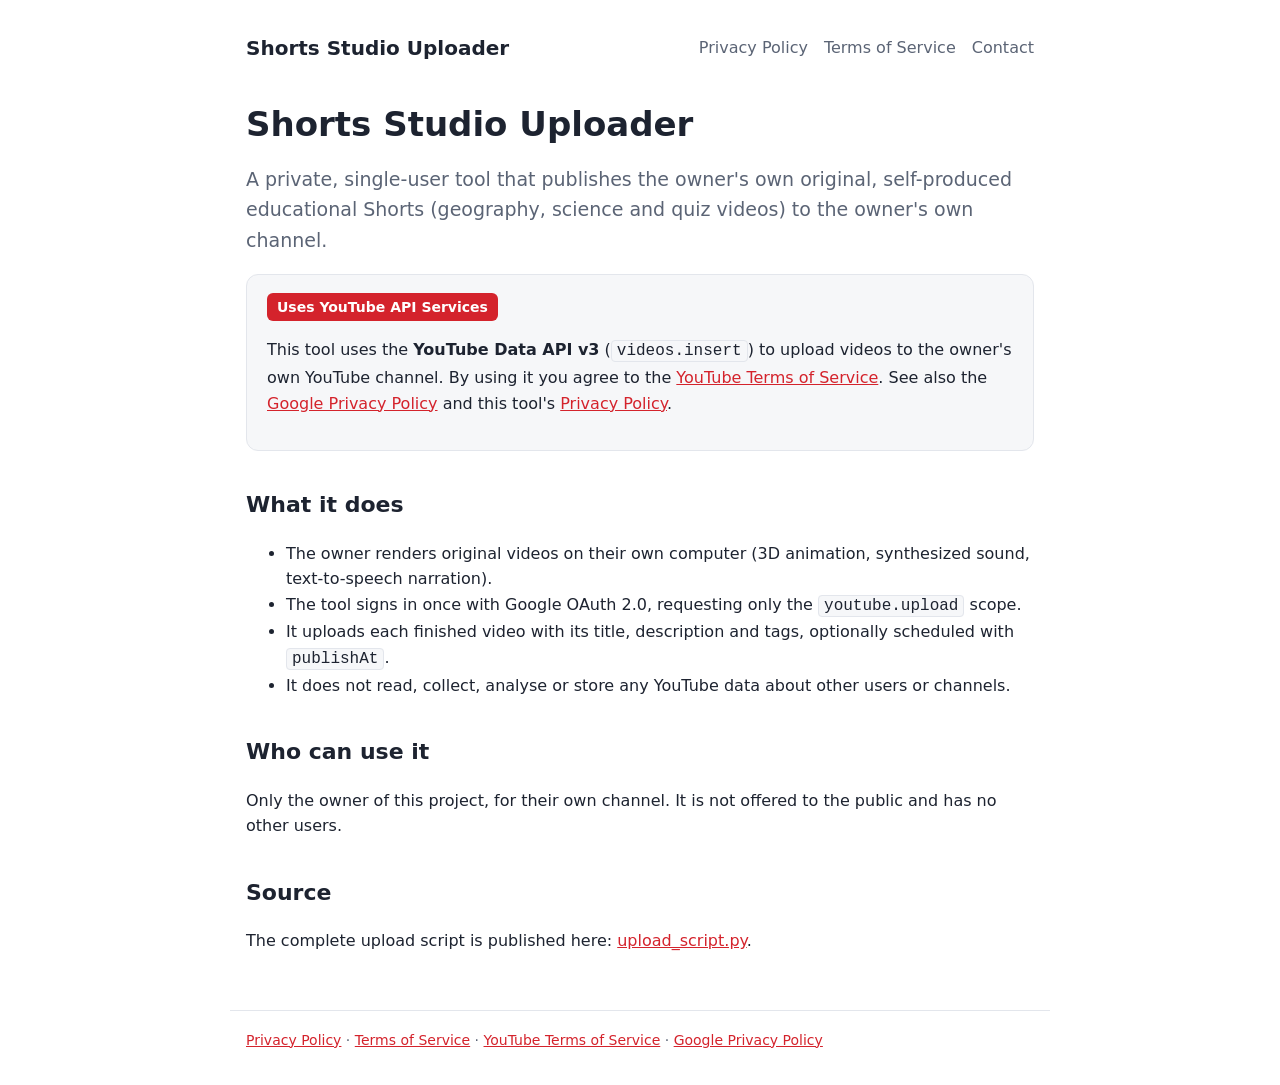
<file: index.html>
<!doctype html>
<html lang="en">
<head>
<meta charset="utf-8">
<meta name="viewport" content="width=device-width, initial-scale=1">
<title>Shorts Studio Uploader</title>
<meta name="description" content="A private tool that uploads the owner's own original educational Shorts to the owner's own channel through the YouTube Data API.">
<link rel="stylesheet" href="style.css">
</head>
<body>
<header>
  <a class="brand" href="./">Shorts Studio Uploader</a>
  <nav><a href="privacy.html">Privacy Policy</a><a href="terms.html">Terms of Service</a><a href="https://github.com/mrt1996111-code/shorts-studio/issues">Contact</a></nav>
</header>
<main>
  <h1>Shorts Studio Uploader</h1>
  <p class="lead">A private, single-user tool that publishes the owner's own original, self-produced educational Shorts
  (geography, science and quiz videos) to the owner's own channel.</p>

  <div class="card">
    <span class="badge">Uses YouTube API Services</span>
    <p>This tool uses the <b>YouTube Data API v3</b> (<code>videos.insert</code>) to upload videos to the owner's own YouTube channel.
    By using it you agree to the <a href="https://www.youtube.com/t/terms">YouTube Terms of Service</a>.
    See also the <a href="https://policies.google.com/privacy">Google Privacy Policy</a> and this tool's
    <a href="privacy.html">Privacy Policy</a>.</p>
  </div>

  <h2>What it does</h2>
  <ul>
    <li>The owner renders original videos on their own computer (3D animation, synthesized sound, text-to-speech narration).</li>
    <li>The tool signs in once with Google OAuth 2.0, requesting only the <code>youtube.upload</code> scope.</li>
    <li>It uploads each finished video with its title, description and tags, optionally scheduled with <code>publishAt</code>.</li>
    <li>It does not read, collect, analyse or store any YouTube data about other users or channels.</li>
  </ul>

  <h2>Who can use it</h2>
  <p>Only the owner of this project, for their own channel. It is not offered to the public and has no other users.</p>

  <h2>Source</h2>
  <p>The complete upload script is published here: <a href="https://github.com/mrt1996111-code/shorts-studio/blob/main/upload_script.py">upload_script.py</a>.</p>
</main>
<footer>
  <a href="privacy.html">Privacy Policy</a> · <a href="terms.html">Terms of Service</a> ·
  <a href="https://www.youtube.com/t/terms">YouTube Terms of Service</a> · <a href="https://policies.google.com/privacy">Google Privacy Policy</a>
</footer>
</body>
</html>
</file>
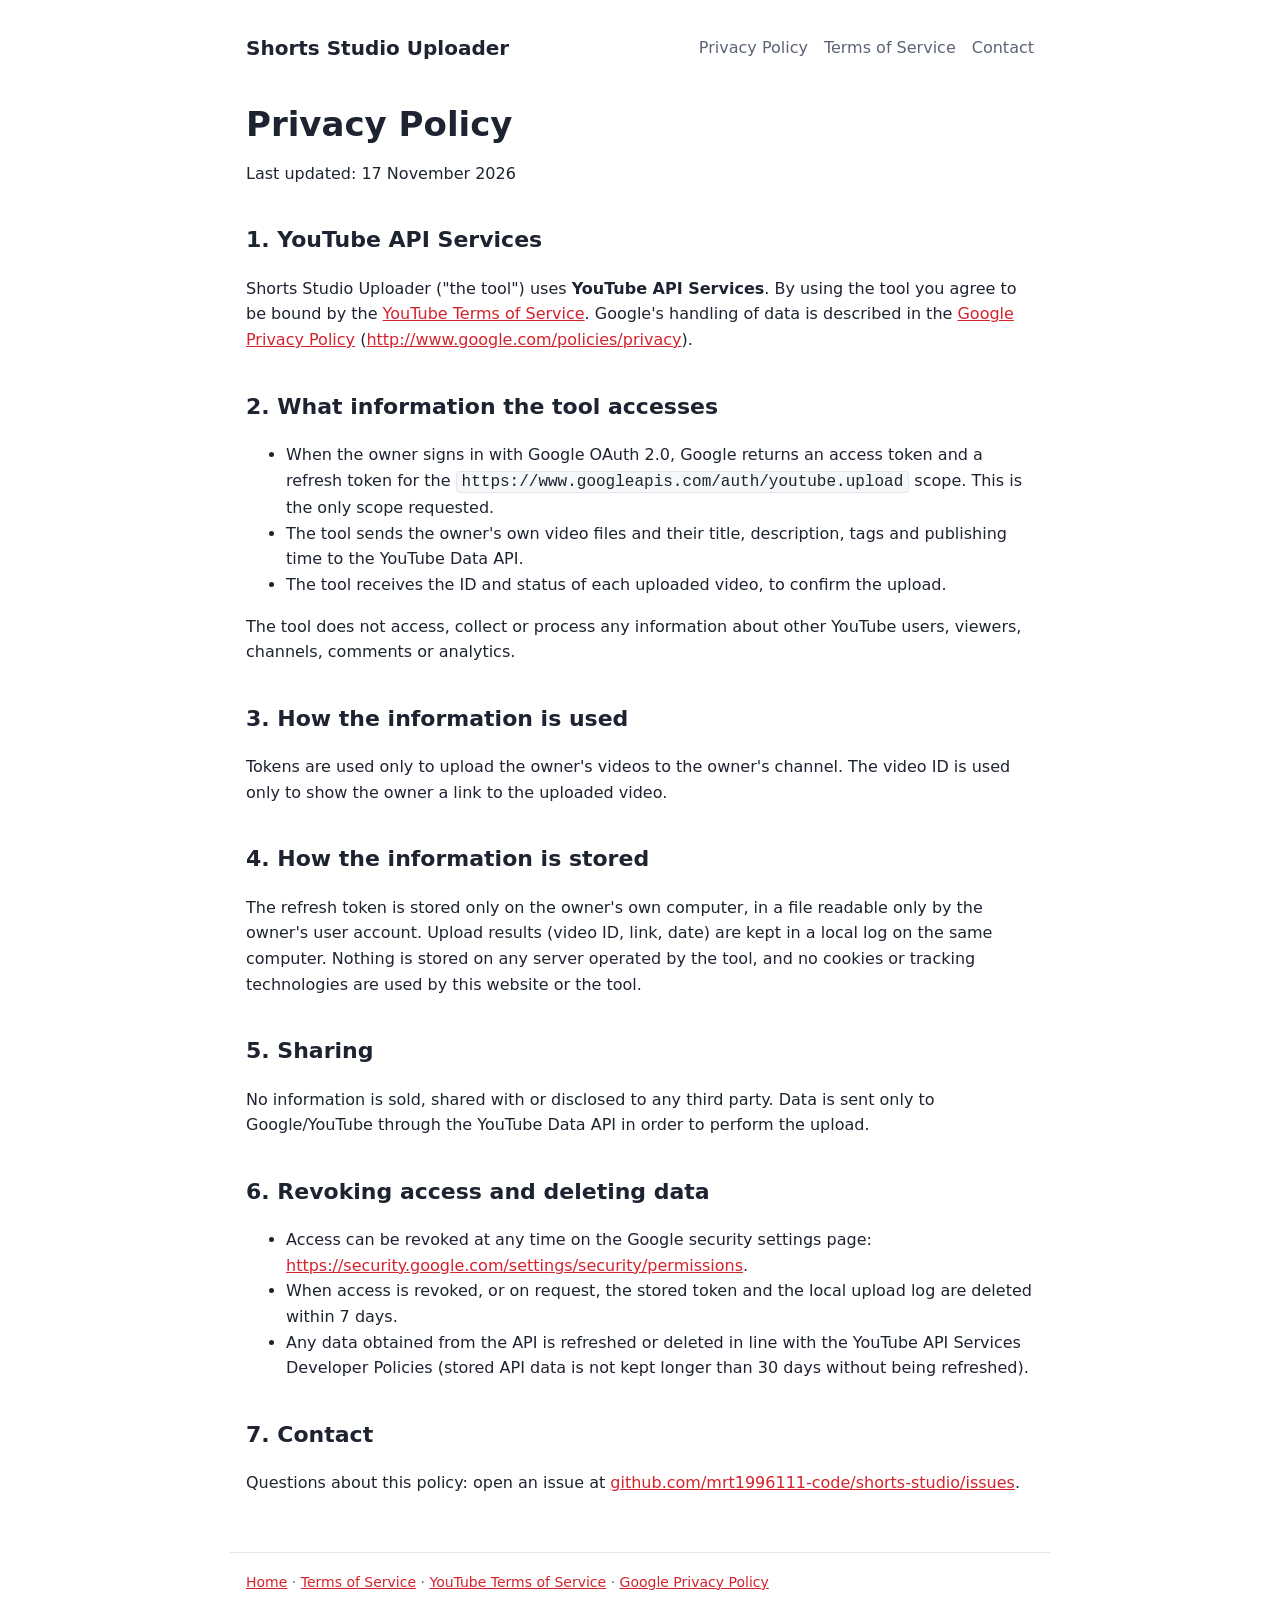
<file: privacy.html>
<!doctype html>
<html lang="en">
<head>
<meta charset="utf-8">
<meta name="viewport" content="width=device-width, initial-scale=1">
<title>Privacy Policy · Shorts Studio Uploader</title>
<link rel="stylesheet" href="style.css">
</head>
<body>
<header>
  <a class="brand" href="./">Shorts Studio Uploader</a>
  <nav><a href="privacy.html">Privacy Policy</a><a href="terms.html">Terms of Service</a><a href="https://github.com/mrt1996111-code/shorts-studio/issues">Contact</a></nav>
</header>
<main>
  <h1>Privacy Policy</h1>
  <p>Last updated: 17 November 2026</p>

  <h2>1. YouTube API Services</h2>
  <p>Shorts Studio Uploader ("the tool") uses <b>YouTube API Services</b>. By using the tool you agree to be bound by the
  <a href="https://www.youtube.com/t/terms">YouTube Terms of Service</a>. Google's handling of data is described in the
  <a href="https://policies.google.com/privacy">Google Privacy Policy</a> (<a href="http://www.google.com/policies/privacy">http://www.google.com/policies/privacy</a>).</p>

  <h2>2. What information the tool accesses</h2>
  <ul>
    <li>When the owner signs in with Google OAuth 2.0, Google returns an access token and a refresh token for the
    <code>https://www.googleapis.com/auth/youtube.upload</code> scope. This is the only scope requested.</li>
    <li>The tool sends the owner's own video files and their title, description, tags and publishing time to the YouTube Data API.</li>
    <li>The tool receives the ID and status of each uploaded video, to confirm the upload.</li>
  </ul>
  <p>The tool does not access, collect or process any information about other YouTube users, viewers, channels, comments
  or analytics.</p>

  <h2>3. How the information is used</h2>
  <p>Tokens are used only to upload the owner's videos to the owner's channel. The video ID is used only to show the
  owner a link to the uploaded video.</p>

  <h2>4. How the information is stored</h2>
  <p>The refresh token is stored only on the owner's own computer, in a file readable only by the owner's user account.
  Upload results (video ID, link, date) are kept in a local log on the same computer. Nothing is stored on any server
  operated by the tool, and no cookies or tracking technologies are used by this website or the tool.</p>

  <h2>5. Sharing</h2>
  <p>No information is sold, shared with or disclosed to any third party. Data is sent only to Google/YouTube through the
  YouTube Data API in order to perform the upload.</p>

  <h2>6. Revoking access and deleting data</h2>
  <ul>
    <li>Access can be revoked at any time on the Google security settings page:
    <a href="https://security.google.com/settings/security/permissions">https://security.google.com/settings/security/permissions</a>.</li>
    <li>When access is revoked, or on request, the stored token and the local upload log are deleted within 7 days.</li>
    <li>Any data obtained from the API is refreshed or deleted in line with the YouTube API Services Developer Policies
    (stored API data is not kept longer than 30 days without being refreshed).</li>
  </ul>

  <h2>7. Contact</h2>
  <p>Questions about this policy: open an issue at
  <a href="https://github.com/mrt1996111-code/shorts-studio/issues">github.com/mrt1996111-code/shorts-studio/issues</a>.</p>
</main>
<footer>
  <a href="./">Home</a> · <a href="terms.html">Terms of Service</a> ·
  <a href="https://www.youtube.com/t/terms">YouTube Terms of Service</a> · <a href="https://policies.google.com/privacy">Google Privacy Policy</a>
</footer>
</body>
</html>
</file>
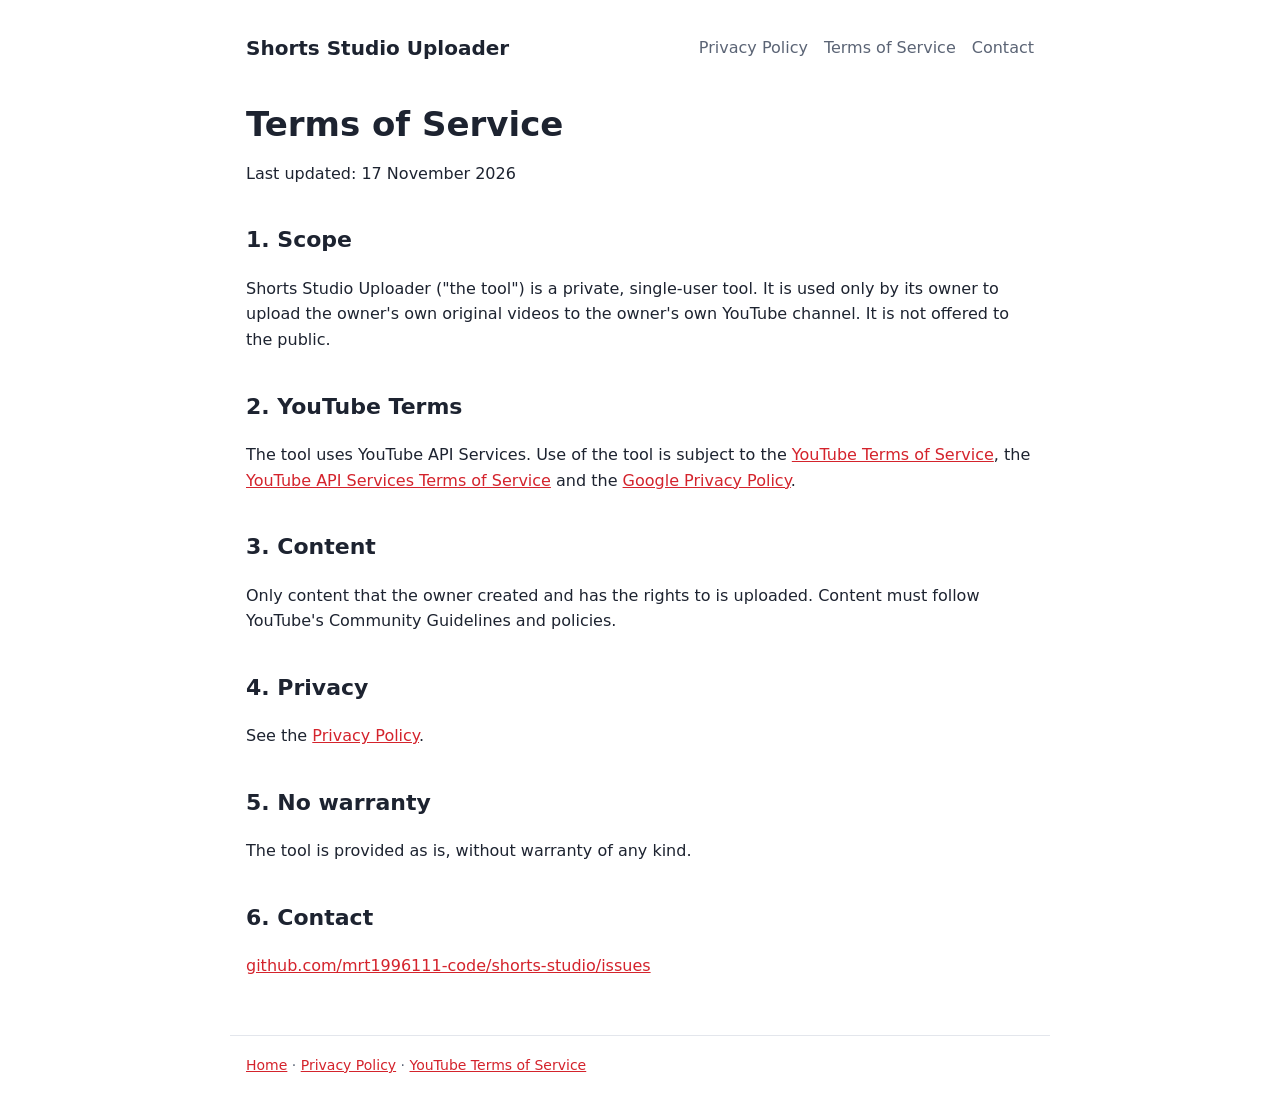
<file: terms.html>
<!doctype html>
<html lang="en">
<head>
<meta charset="utf-8">
<meta name="viewport" content="width=device-width, initial-scale=1">
<title>Terms of Service · Shorts Studio Uploader</title>
<link rel="stylesheet" href="style.css">
</head>
<body>
<header>
  <a class="brand" href="./">Shorts Studio Uploader</a>
  <nav><a href="privacy.html">Privacy Policy</a><a href="terms.html">Terms of Service</a><a href="https://github.com/mrt1996111-code/shorts-studio/issues">Contact</a></nav>
</header>
<main>
  <h1>Terms of Service</h1>
  <p>Last updated: 17 November 2026</p>

  <h2>1. Scope</h2>
  <p>Shorts Studio Uploader ("the tool") is a private, single-user tool. It is used only by its owner to upload the owner's
  own original videos to the owner's own YouTube channel. It is not offered to the public.</p>

  <h2>2. YouTube Terms</h2>
  <p>The tool uses YouTube API Services. Use of the tool is subject to the
  <a href="https://www.youtube.com/t/terms">YouTube Terms of Service</a>, the
  <a href="https://developers.google.com/youtube/terms/api-services-terms-of-service">YouTube API Services Terms of Service</a>
  and the <a href="https://policies.google.com/privacy">Google Privacy Policy</a>.</p>

  <h2>3. Content</h2>
  <p>Only content that the owner created and has the rights to is uploaded. Content must follow YouTube's Community
  Guidelines and policies.</p>

  <h2>4. Privacy</h2>
  <p>See the <a href="privacy.html">Privacy Policy</a>.</p>

  <h2>5. No warranty</h2>
  <p>The tool is provided as is, without warranty of any kind.</p>

  <h2>6. Contact</h2>
  <p><a href="https://github.com/mrt1996111-code/shorts-studio/issues">github.com/mrt1996111-code/shorts-studio/issues</a></p>
</main>
<footer>
  <a href="./">Home</a> · <a href="privacy.html">Privacy Policy</a> ·
  <a href="https://www.youtube.com/t/terms">YouTube Terms of Service</a>
</footer>
</body>
</html>
</file>
<file: style.css>
:root { --bg: #ffffff; --fg: #1d2330; --mut: #5b6475; --acc: #d4232c; --line: #e3e6ec; --card: #f6f7f9; }
@media (prefers-color-scheme: dark) {
  :root:not([data-theme="light"]) { --bg: #0f1218; --fg: #e8ebf1; --mut: #9aa3b5; --acc: #ff5a62; --line: #262c38; --card: #171b23; }
}
* { box-sizing: border-box; }
body { margin: 0; background: var(--bg); color: var(--fg); font: 16px/1.6 system-ui, -apple-system, "Segoe UI", sans-serif; }
header, main, footer { max-width: 820px; margin: 0 auto; padding: 0 16px; }
header { padding-top: 32px; display: flex; justify-content: space-between; align-items: center; gap: 12px; flex-wrap: wrap; }
.brand { font-weight: 800; font-size: 20px; color: var(--fg); text-decoration: none; }
nav a { color: var(--mut); margin-left: 16px; text-decoration: none; }
nav a:hover { color: var(--acc); }
h1 { font-size: 34px; line-height: 1.2; margin: 40px 0 12px; }
h2 { font-size: 22px; margin-top: 36px; }
.lead { font-size: 19px; color: var(--mut); }
.card { background: var(--card); border: 1px solid var(--line); border-radius: 12px; padding: 18px 20px; margin: 18px 0; }
.badge { display: inline-block; font-weight: 700; font-size: 14px; color: #fff; background: var(--acc); border-radius: 6px; padding: 3px 10px; }
a { color: var(--acc); }
footer { color: var(--mut); font-size: 14px; border-top: 1px solid var(--line); margin-top: 56px; padding-top: 18px; padding-bottom: 40px; }
code { background: var(--card); border: 1px solid var(--line); border-radius: 4px; padding: 1px 5px; }
</file>
